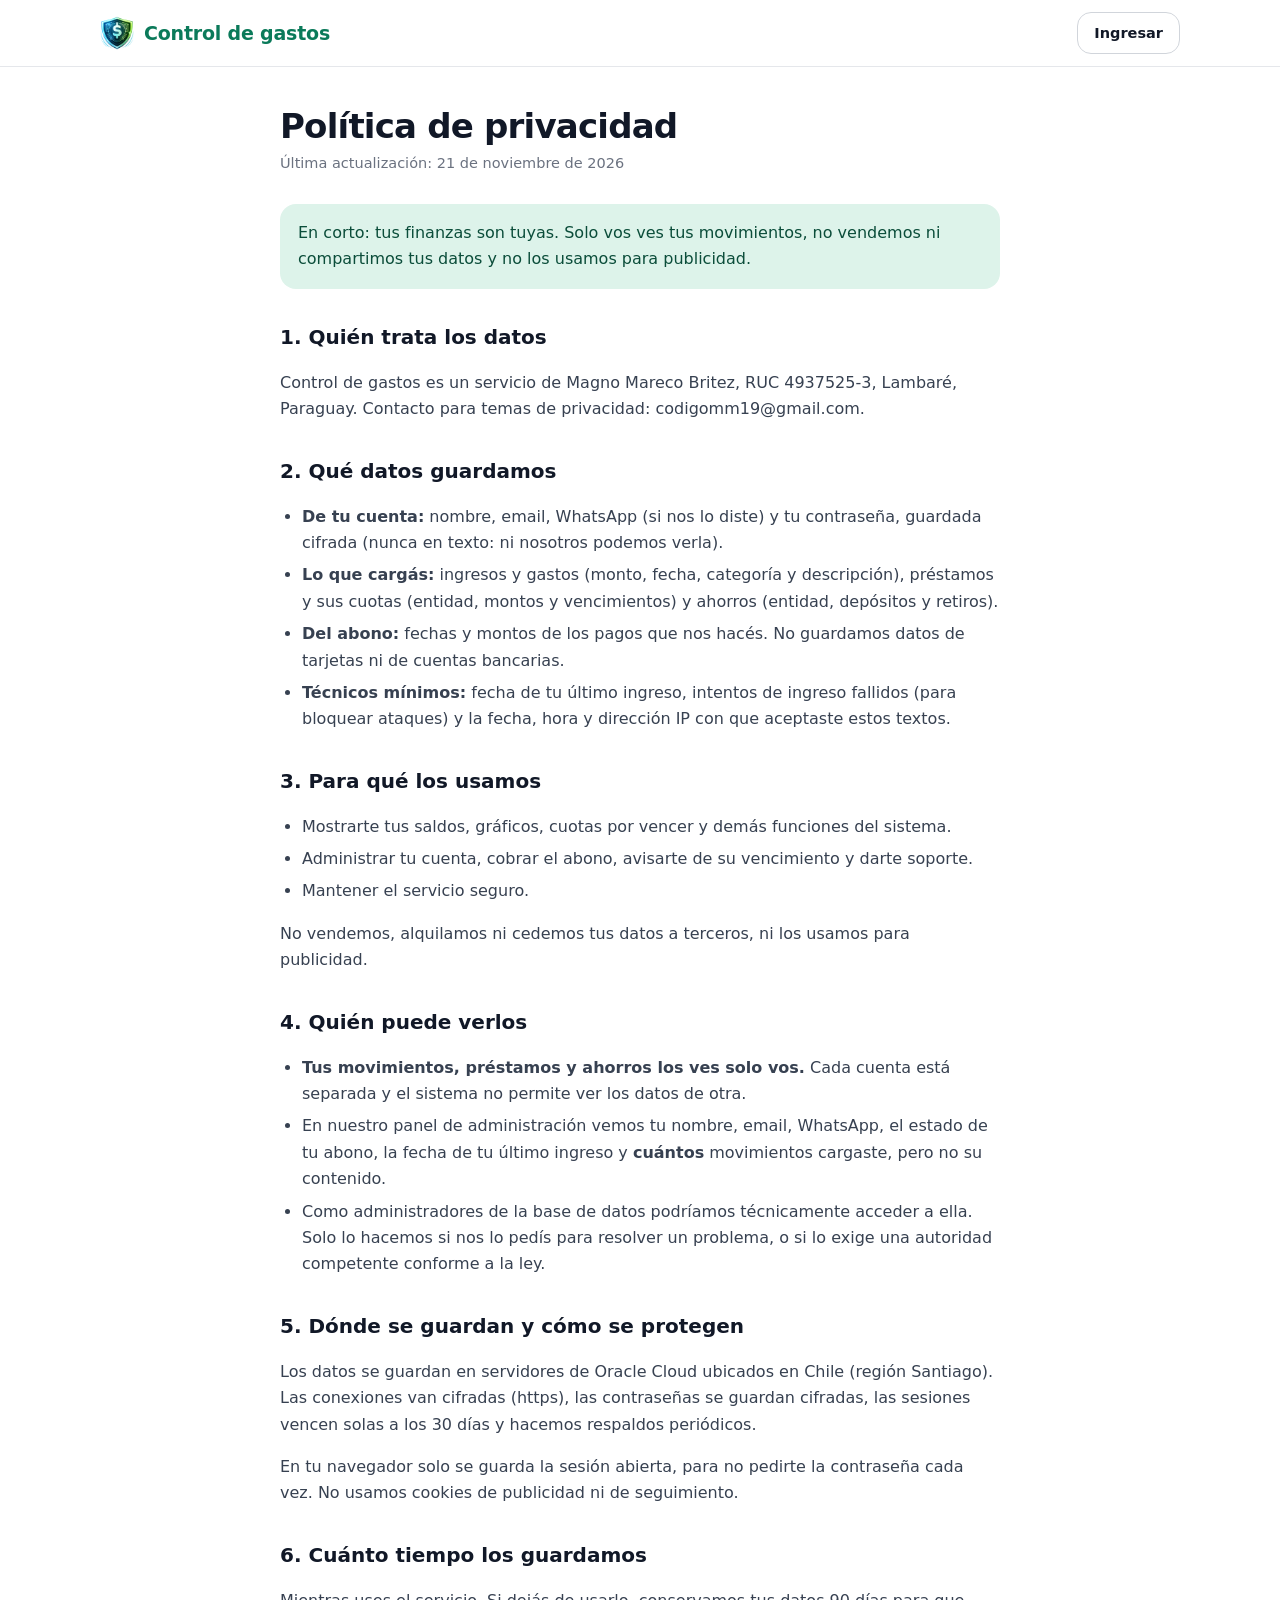
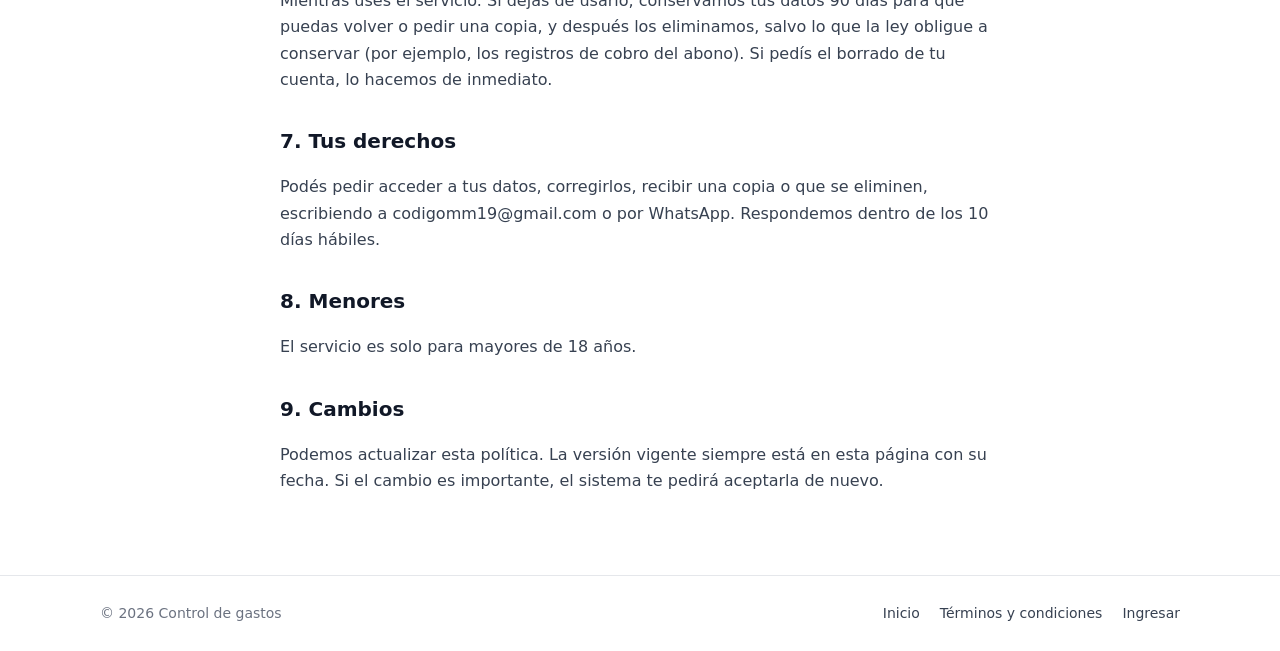
<file: privacidad.html>
<!DOCTYPE html>
<!--
  BORRADOR: revisalo con un abogado antes de publicarlo.
  Si cambiás el texto: actualizá la fecha de «Última actualización», terminosVersion en js/config.js
  y c_terminos_ver en oracle/03_paquete.sql (los clientes lo vuelven a aceptar al entrar).
-->
<html lang="es">
<head>
  <meta charset="UTF-8">
  <meta name="viewport" content="width=device-width, initial-scale=1">
  <meta http-equiv="Content-Security-Policy" content="default-src 'self'; script-src 'self' https://unpkg.com; style-src 'self' 'unsafe-inline' https://fonts.googleapis.com; font-src https://fonts.gstatic.com; img-src 'self' data:; connect-src 'self' https:; object-src 'none'; base-uri 'none'; form-action 'self'">
  <meta name="referrer" content="no-referrer">
  <title>Política de privacidad · Control de gastos</title>
  <meta name="theme-color" content="#0f2a24">
  <link rel="icon" type="image/png" href="img/logo-96.png">
  <link rel="apple-touch-icon" href="img/icono-180.png">
  <link rel="preconnect" href="https://fonts.googleapis.com">
  <link rel="preconnect" href="https://fonts.gstatic.com" crossorigin>
  <link href="https://fonts.googleapis.com/css2?family=Plus+Jakarta+Sans:wght@400;500;600;700;800&display=swap" rel="stylesheet">
  <link rel="stylesheet" href="css/styles.css">
  <link rel="stylesheet" href="css/ventas.css">
</head>
<body class="publica">
  <header class="pub-top">
    <div class="wrap">
      <a class="brand" href="ventas.html"><img class="brand-logo" src="img/logo-96.png" alt=""><span class="js-app"></span></a>
      <nav><a class="btn btn-outline" href="index.html">Ingresar</a></nav>
    </div>
  </header>

  <main class="legal">
    <h1>Política de privacidad</h1>
    <p class="fecha">Última actualización: 21 de noviembre de 2026</p>

    <p class="destacado">En corto: tus finanzas son tuyas. Solo vos ves tus movimientos, no vendemos ni compartimos tus datos y no los usamos para publicidad.</p>

    <h2>1. Quién trata los datos</h2>
    <p><span class="js-app"></span> es un servicio de Magno Mareco Britez, RUC 4937525-3, Lambaré, Paraguay. Contacto para temas de privacidad: codigomm19@gmail.com.</p>

    <h2>2. Qué datos guardamos</h2>
    <ul>
      <li><b>De tu cuenta:</b> nombre, email, WhatsApp (si nos lo diste) y tu contraseña, guardada cifrada (nunca en texto: ni nosotros podemos verla).</li>
      <li><b>Lo que cargás:</b> ingresos y gastos (monto, fecha, categoría y descripción), préstamos y sus cuotas (entidad, montos y vencimientos) y ahorros (entidad, depósitos y retiros).</li>
      <li><b>Del abono:</b> fechas y montos de los pagos que nos hacés. No guardamos datos de tarjetas ni de cuentas bancarias.</li>
      <li><b>Técnicos mínimos:</b> fecha de tu último ingreso, intentos de ingreso fallidos (para bloquear ataques) y la fecha, hora y dirección IP con que aceptaste estos textos.</li>
    </ul>

    <h2>3. Para qué los usamos</h2>
    <ul>
      <li>Mostrarte tus saldos, gráficos, cuotas por vencer y demás funciones del sistema.</li>
      <li>Administrar tu cuenta, cobrar el abono, avisarte de su vencimiento y darte soporte.</li>
      <li>Mantener el servicio seguro.</li>
    </ul>
    <p>No vendemos, alquilamos ni cedemos tus datos a terceros, ni los usamos para publicidad.</p>

    <h2>4. Quién puede verlos</h2>
    <ul>
      <li><b>Tus movimientos, préstamos y ahorros los ves solo vos.</b> Cada cuenta está separada y el sistema no permite ver los datos de otra.</li>
      <li>En nuestro panel de administración vemos tu nombre, email, WhatsApp, el estado de tu abono, la fecha de tu último ingreso y <b>cuántos</b> movimientos cargaste, pero no su contenido.</li>
      <li>Como administradores de la base de datos podríamos técnicamente acceder a ella. Solo lo hacemos si nos lo pedís para resolver un problema, o si lo exige una autoridad competente conforme a la ley.</li>
    </ul>

    <h2>5. Dónde se guardan y cómo se protegen</h2>
    <p>Los datos se guardan en servidores de Oracle Cloud ubicados en Chile (región Santiago). Las conexiones van cifradas (https), las contraseñas se guardan cifradas, las sesiones vencen solas a los 30 días y hacemos respaldos periódicos.</p>
    <p>En tu navegador solo se guarda la sesión abierta, para no pedirte la contraseña cada vez. No usamos cookies de publicidad ni de seguimiento.</p>

    <h2>6. Cuánto tiempo los guardamos</h2>
    <p>Mientras uses el servicio. Si dejás de usarlo, conservamos tus datos 90 días para que puedas volver o pedir una copia, y después los eliminamos, salvo lo que la ley obligue a conservar (por ejemplo, los registros de cobro del abono). Si pedís el borrado de tu cuenta, lo hacemos de inmediato.</p>

    <h2>7. Tus derechos</h2>
    <p>Podés pedir acceder a tus datos, corregirlos, recibir una copia o que se eliminen, escribiendo a codigomm19@gmail.com o por WhatsApp. Respondemos dentro de los 10 días hábiles.</p>

    <h2>8. Menores</h2>
    <p>El servicio es solo para mayores de 18 años.</p>

    <h2>9. Cambios</h2>
    <p>Podemos actualizar esta política. La versión vigente siempre está en esta página con su fecha. Si el cambio es importante, el sistema te pedirá aceptarla de nuevo.</p>
  </main>

  <footer class="pub-foot">
    <div class="wrap">
      <span>© <span data-anio></span> <span class="js-app"></span></span>
      <a href="ventas.html">Inicio</a>
      <a href="terminos.html">Términos y condiciones</a>
      <a href="index.html">Ingresar</a>
    </div>
  </footer>

  <script src="js/config.js"></script>
  <script src="js/utils.js"></script>
  <script src="js/ventas.js"></script>
</body>
</html>
</file>
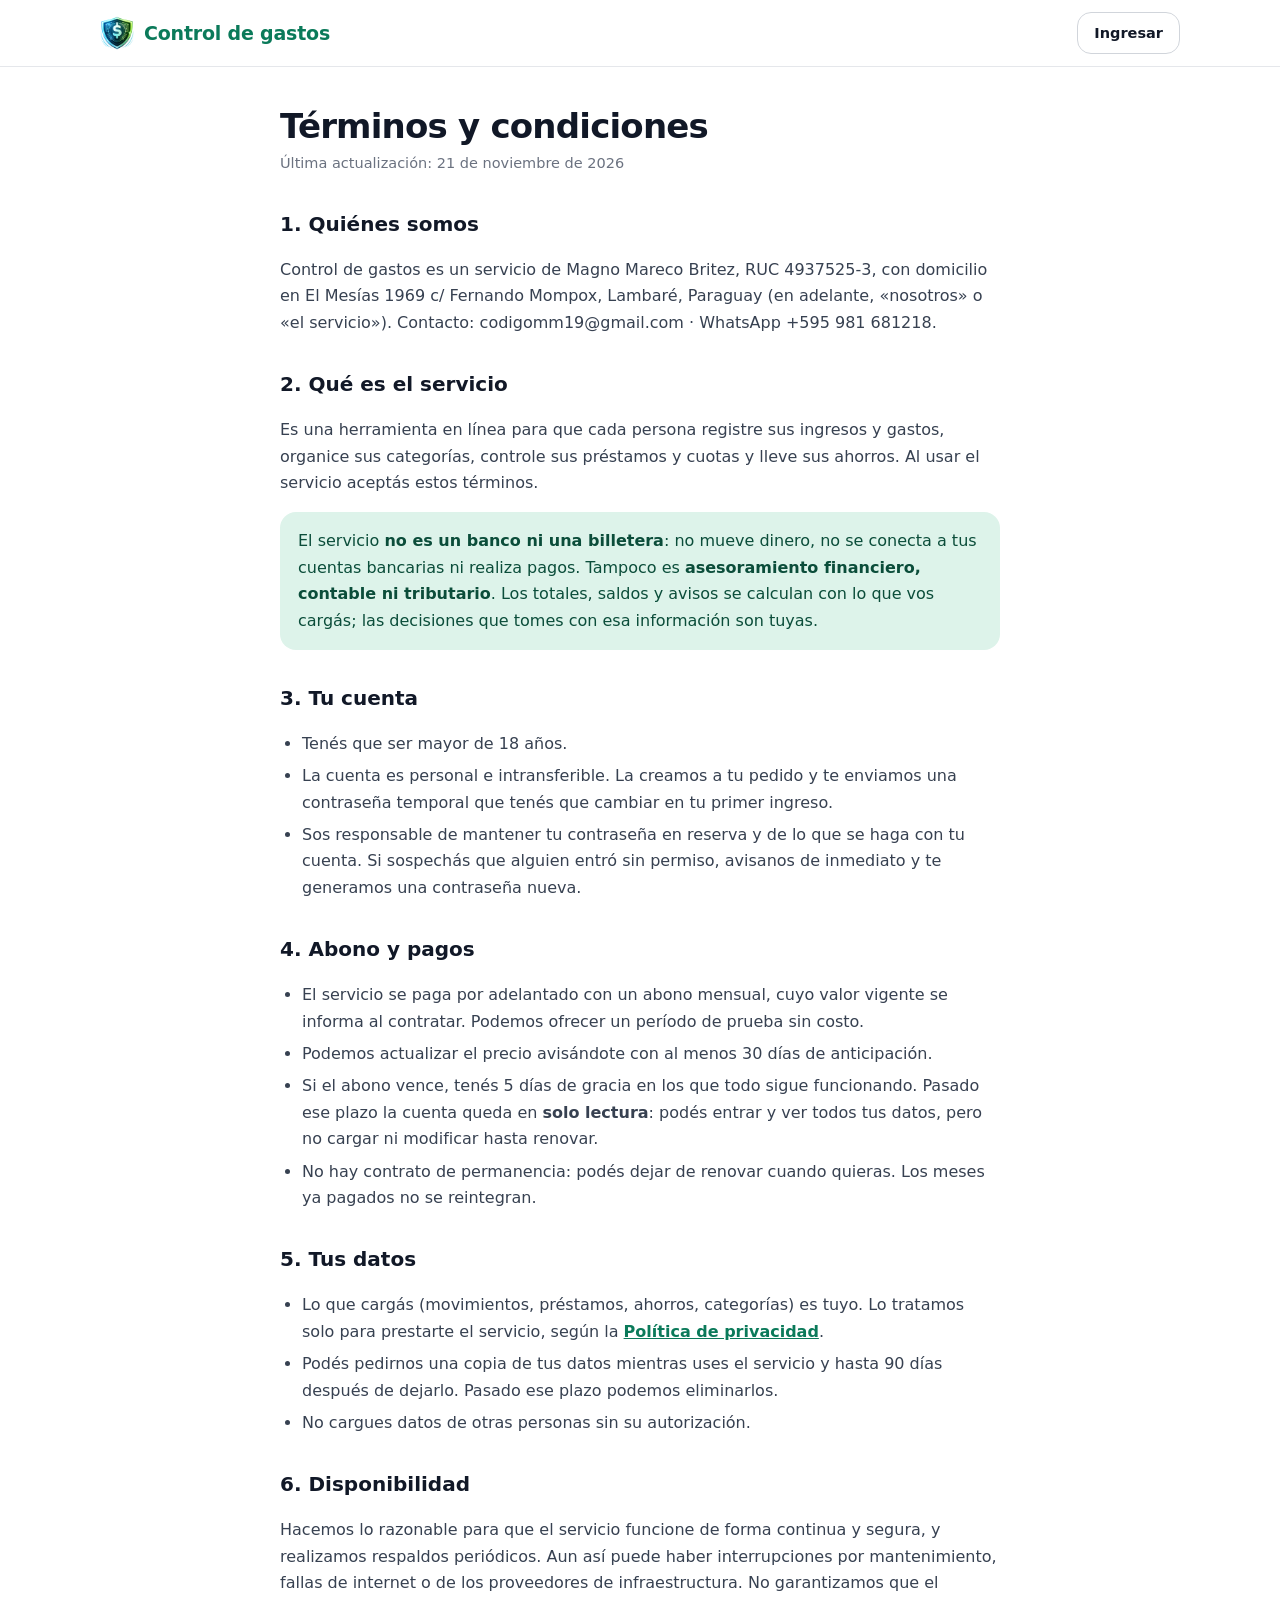
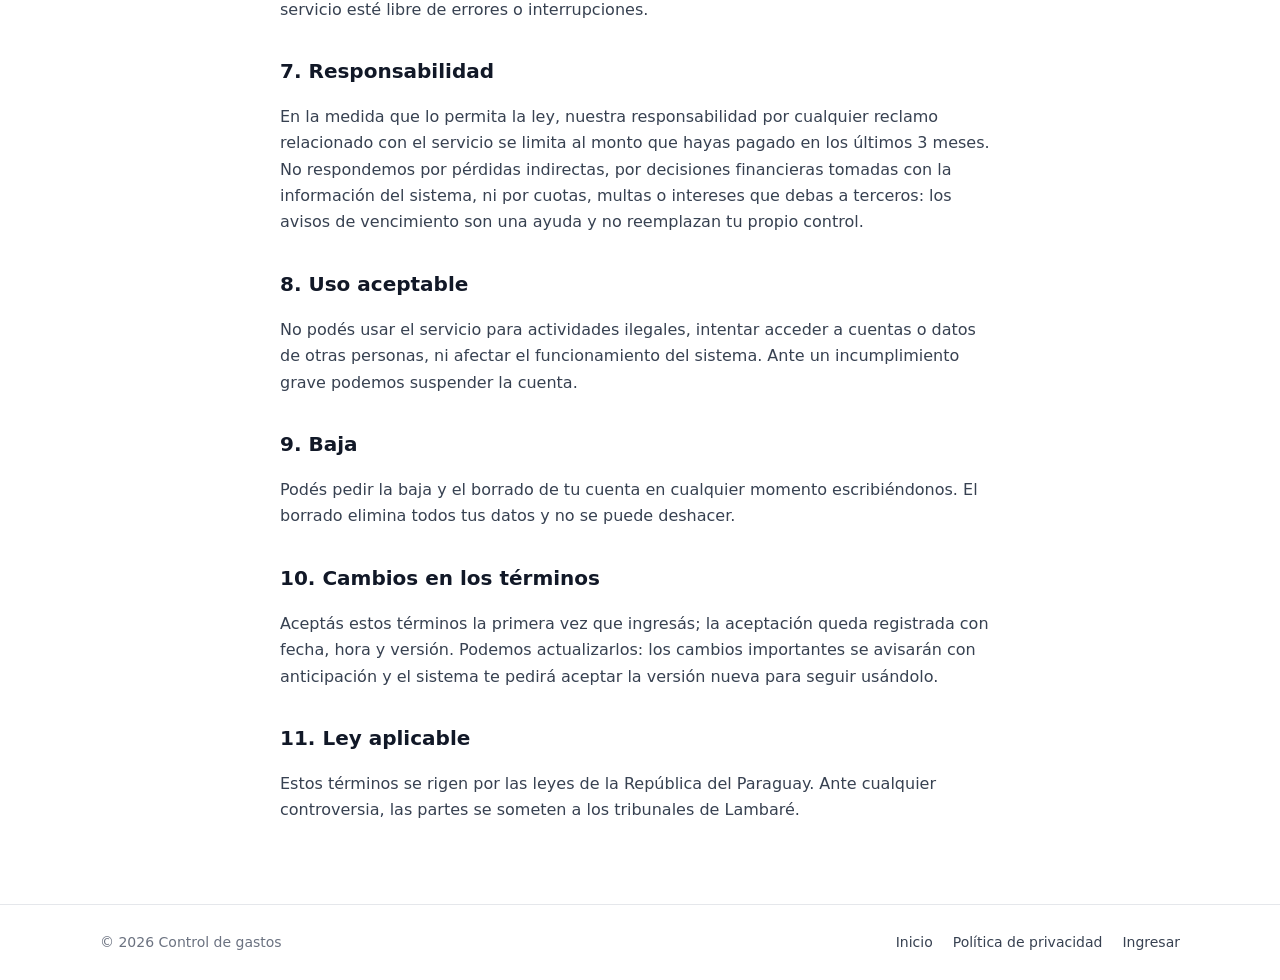
<file: terminos.html>
<!DOCTYPE html>
<!--
  BORRADOR: revisalo con un abogado antes de publicarlo.
  Si cambiás el texto: actualizá la fecha de «Última actualización», terminosVersion en js/config.js
  y c_terminos_ver en oracle/03_paquete.sql (los clientes lo vuelven a aceptar al entrar).
-->
<html lang="es">
<head>
  <meta charset="UTF-8">
  <meta name="viewport" content="width=device-width, initial-scale=1">
  <meta http-equiv="Content-Security-Policy" content="default-src 'self'; script-src 'self' https://unpkg.com; style-src 'self' 'unsafe-inline' https://fonts.googleapis.com; font-src https://fonts.gstatic.com; img-src 'self' data:; connect-src 'self' https:; object-src 'none'; base-uri 'none'; form-action 'self'">
  <meta name="referrer" content="no-referrer">
  <title>Términos y condiciones · Control de gastos</title>
  <meta name="theme-color" content="#0f2a24">
  <link rel="icon" type="image/png" href="img/logo-96.png">
  <link rel="apple-touch-icon" href="img/icono-180.png">
  <link rel="preconnect" href="https://fonts.googleapis.com">
  <link rel="preconnect" href="https://fonts.gstatic.com" crossorigin>
  <link href="https://fonts.googleapis.com/css2?family=Plus+Jakarta+Sans:wght@400;500;600;700;800&display=swap" rel="stylesheet">
  <link rel="stylesheet" href="css/styles.css">
  <link rel="stylesheet" href="css/ventas.css">
</head>
<body class="publica">
  <header class="pub-top">
    <div class="wrap">
      <a class="brand" href="ventas.html"><img class="brand-logo" src="img/logo-96.png" alt=""><span class="js-app"></span></a>
      <nav><a class="btn btn-outline" href="index.html">Ingresar</a></nav>
    </div>
  </header>

  <main class="legal">
    <h1>Términos y condiciones</h1>
    <p class="fecha">Última actualización: 21 de noviembre de 2026</p>

    <h2>1. Quiénes somos</h2>
    <p><span class="js-app"></span> es un servicio de Magno Mareco Britez, RUC 4937525-3, con domicilio en El Mesías 1969 c/ Fernando Mompox, Lambaré, Paraguay (en adelante, «nosotros» o «el servicio»). Contacto: codigomm19@gmail.com · WhatsApp +595 981 681218.</p>

    <h2>2. Qué es el servicio</h2>
    <p>Es una herramienta en línea para que cada persona registre sus ingresos y gastos, organice sus categorías, controle sus préstamos y cuotas y lleve sus ahorros. Al usar el servicio aceptás estos términos.</p>
    <p class="destacado">El servicio <b>no es un banco ni una billetera</b>: no mueve dinero, no se conecta a tus cuentas bancarias ni realiza pagos. Tampoco es <b>asesoramiento financiero, contable ni tributario</b>. Los totales, saldos y avisos se calculan con lo que vos cargás; las decisiones que tomes con esa información son tuyas.</p>

    <h2>3. Tu cuenta</h2>
    <ul>
      <li>Tenés que ser mayor de 18 años.</li>
      <li>La cuenta es personal e intransferible. La creamos a tu pedido y te enviamos una contraseña temporal que tenés que cambiar en tu primer ingreso.</li>
      <li>Sos responsable de mantener tu contraseña en reserva y de lo que se haga con tu cuenta. Si sospechás que alguien entró sin permiso, avisanos de inmediato y te generamos una contraseña nueva.</li>
    </ul>

    <h2>4. Abono y pagos</h2>
    <ul>
      <li>El servicio se paga por adelantado con un abono mensual, cuyo valor vigente se informa al contratar. Podemos ofrecer un período de prueba sin costo.</li>
      <li>Podemos actualizar el precio avisándote con al menos 30 días de anticipación.</li>
      <li>Si el abono vence, tenés 5 días de gracia en los que todo sigue funcionando. Pasado ese plazo la cuenta queda en <b>solo lectura</b>: podés entrar y ver todos tus datos, pero no cargar ni modificar hasta renovar.</li>
      <li>No hay contrato de permanencia: podés dejar de renovar cuando quieras. Los meses ya pagados no se reintegran.</li>
    </ul>

    <h2>5. Tus datos</h2>
    <ul>
      <li>Lo que cargás (movimientos, préstamos, ahorros, categorías) es tuyo. Lo tratamos solo para prestarte el servicio, según la <a href="privacidad.html">Política de privacidad</a>.</li>
      <li>Podés pedirnos una copia de tus datos mientras uses el servicio y hasta 90 días después de dejarlo. Pasado ese plazo podemos eliminarlos.</li>
      <li>No cargues datos de otras personas sin su autorización.</li>
    </ul>

    <h2>6. Disponibilidad</h2>
    <p>Hacemos lo razonable para que el servicio funcione de forma continua y segura, y realizamos respaldos periódicos. Aun así puede haber interrupciones por mantenimiento, fallas de internet o de los proveedores de infraestructura. No garantizamos que el servicio esté libre de errores o interrupciones.</p>

    <h2>7. Responsabilidad</h2>
    <p>En la medida que lo permita la ley, nuestra responsabilidad por cualquier reclamo relacionado con el servicio se limita al monto que hayas pagado en los últimos 3 meses. No respondemos por pérdidas indirectas, por decisiones financieras tomadas con la información del sistema, ni por cuotas, multas o intereses que debas a terceros: los avisos de vencimiento son una ayuda y no reemplazan tu propio control.</p>

    <h2>8. Uso aceptable</h2>
    <p>No podés usar el servicio para actividades ilegales, intentar acceder a cuentas o datos de otras personas, ni afectar el funcionamiento del sistema. Ante un incumplimiento grave podemos suspender la cuenta.</p>

    <h2>9. Baja</h2>
    <p>Podés pedir la baja y el borrado de tu cuenta en cualquier momento escribiéndonos. El borrado elimina todos tus datos y no se puede deshacer.</p>

    <h2>10. Cambios en los términos</h2>
    <p>Aceptás estos términos la primera vez que ingresás; la aceptación queda registrada con fecha, hora y versión. Podemos actualizarlos: los cambios importantes se avisarán con anticipación y el sistema te pedirá aceptar la versión nueva para seguir usándolo.</p>

    <h2>11. Ley aplicable</h2>
    <p>Estos términos se rigen por las leyes de la República del Paraguay. Ante cualquier controversia, las partes se someten a los tribunales de Lambaré.</p>
  </main>

  <footer class="pub-foot">
    <div class="wrap">
      <span>© <span data-anio></span> <span class="js-app"></span></span>
      <a href="ventas.html">Inicio</a>
      <a href="privacidad.html">Política de privacidad</a>
      <a href="index.html">Ingresar</a>
    </div>
  </footer>

  <script src="js/config.js"></script>
  <script src="js/utils.js"></script>
  <script src="js/ventas.js"></script>
</body>
</html>
</file>
<file: css/styles.css>
/* ============================================================
   Control de gastos · estilos
   ============================================================ */
:root {
  --bg: #f3f4f6;
  --card: #ffffff;
  --ink: #111827;
  --ink2: #374151;
  --muted: #6b7280;
  --line: #e5e7eb;
  --chip: #e9ecef;
  --green: #0b7a5a;
  --green-dark: #08654a;
  --green-soft: #ddf3ea;
  --dark: #0f2a24;
  --dark2: #1c3f37;
  --mint: #7ddfb3;
  --red: #b42318;
  --red-soft: #fde4e1;
  --salmon: #ff9e8f;
  --radius: 20px;
  --radius-sm: 14px;
  --shadow: 0 1px 2px rgba(17, 24, 39, .04), 0 2px 10px rgba(17, 24, 39, .04);
  --top: 64px;
  --side: 240px;
  /* tonos de apoyo (cambian en modo oscuro) */
  --on-green: #ffffff;
  --hero: var(--dark);
  --hover: #f3f5f7;
  --btn-soft: #eef0f3;
  --btn-soft2: #e3e6ea;
  --borde: #d1d5db;
  --red-borde: #f3b3aa;
  --sep: #f1f3f5;
  --faint: #9ca3af;
  --ink3: #4b5563;
  --track: #e5e9ef;
  --thead: #f6f7f9;
  --seg: #e5e8ec;
  --seg-on: var(--card);
  --gris-soft: #eceff3;
  --toast: #111827;
  --amar-soft: #fff8e6; --amar-borde: #f0c36d; --amar-ink: #6b4e00;
  --azul-soft: #e7f5ff; --azul-ink: #1864ab;
  --nar-soft: #fff4e6; --nar-ink: #9c4a00;
  --chart-hl: #f3f7f5;
  --barra-gasto: #111827;
  color-scheme: light;
  font-family: "Plus Jakarta Sans", system-ui, -apple-system, "Segoe UI", Roboto, sans-serif;
  color: var(--ink);
  background: var(--bg);
  -webkit-tap-highlight-color: transparent;
}
/* ---------- Modo oscuro (js/tema.js pone data-tema="oscuro" en <html>) ---------- */
:root[data-tema="oscuro"] {
  --bg: #0e1412;
  --card: #171f1c;
  --ink: #e9eeec;
  --ink2: #c4cdc9;
  --ink3: #a9b3af;
  --muted: #8d9894;
  --faint: #6c7773;
  --line: #27312e;
  --chip: #27312e;
  --green: #3ccf99;
  --green-dark: #5ad9aa;
  --green-soft: rgba(60, 207, 153, .14);
  --on-green: #04261b;
  --dark: #12332b;
  --hero: #12332b;
  --dark2: #1f4d42;
  --red: #ff8473;
  --red-soft: rgba(255, 132, 115, .14);
  --red-borde: #6e2c25;
  --shadow: 0 1px 2px rgba(0, 0, 0, .35), 0 2px 10px rgba(0, 0, 0, .25);
  --hover: #1f2926;
  --btn-soft: #222c29;
  --btn-soft2: #2c3834;
  --borde: #36433f;
  --sep: #232d2a;
  --track: #2a3532;
  --thead: #1c2522;
  --seg: #222c29;
  --seg-on: #34413d;
  --gris-soft: #252f2c;
  --toast: #2e3a36;
  --amar-soft: rgba(240, 195, 109, .12); --amar-borde: #7a6230; --amar-ink: #f0c36d;
  --azul-soft: rgba(116, 192, 252, .13); --azul-ink: #8cc8fc;
  --nar-soft: rgba(255, 169, 77, .13); --nar-ink: #ffb066;
  --chart-hl: rgba(255, 255, 255, .04);
  --barra-gasto: #b9c4c0;
  color-scheme: dark;
}
* { box-sizing: border-box; }
html, body { margin: 0; min-height: 100%; }
body { background: var(--bg); font-size: 15px; line-height: 1.4; }
button, input, select { font: inherit; color: inherit; }
button { cursor: pointer; }
a { color: inherit; }
[data-lucide], svg.lucide { width: 20px; height: 20px; stroke-width: 2; flex-shrink: 0; }
.sr-only { position: absolute; width: 1px; height: 1px; overflow: hidden; clip: rect(0 0 0 0); }

/* ---------- Barra superior ---------- */
.topbar {
  position: sticky; top: 0; z-index: 30; height: var(--top);
  display: flex; align-items: center; gap: 14px; padding: 0 16px;
  background: var(--card); border-bottom: 1px solid var(--line);
}
.icon-btn {
  width: 44px; height: 44px; border-radius: 50%; border: 0; background: var(--btn-soft);
  display: grid; place-items: center; flex-shrink: 0;
}
.icon-btn:hover { background: var(--btn-soft2); }
.icon-btn.plain { background: transparent; }
.icon-btn.plain:hover { background: var(--btn-soft); }
.brand { display: flex; align-items: center; gap: 10px; text-decoration: none; color: var(--green); font-weight: 800; font-size: 19px; letter-spacing: -.2px; }
.brand-logo { width: 34px; height: 34px; flex-shrink: 0; display: block; object-fit: contain; }
.user { margin-left: auto; display: flex; align-items: center; gap: 10px; font-weight: 600; background: none; border: 0; padding: 4px 6px 4px 4px; border-radius: 99px; }
.user:hover { background: var(--hover); }
.avatar { width: 40px; height: 40px; border-radius: 50%; background: var(--green-soft); color: var(--green); display: grid; place-items: center; font-weight: 800; }

/* ---------- Layout ---------- */
.layout { display: flex; min-height: calc(100vh - var(--top)); }
.sidebar {
  width: var(--side); flex-shrink: 0; background: var(--card); border-right: 1px solid var(--line);
  padding: 12px; display: flex; flex-direction: column; gap: 2px;
  position: sticky; top: var(--top); height: calc(100vh - var(--top)); overflow-y: auto;
}
.nav-item {
  display: flex; align-items: center; gap: 12px; padding: 11px 12px; border-radius: 12px;
  text-decoration: none; color: var(--ink2); font-weight: 500;
}
.nav-item [data-lucide], .nav-item svg { width: 18px; height: 18px; color: var(--muted); }
.nav-item:hover { background: var(--hover); }
.nav-item.activo { background: var(--green-soft); color: var(--green); font-weight: 700; }
.nav-item.activo svg { color: var(--green); }
.nav-title { font-size: 12px; font-weight: 700; letter-spacing: .08em; text-transform: uppercase; color: var(--muted); padding: 18px 12px 6px; }
.nav-foot { margin-top: auto; padding: 12px; font-size: 12px; color: var(--muted); }
.nav-foot button { background: none; border: 0; padding: 0; color: var(--green); text-decoration: underline; font-size: 12px; }
.scrim { display: none; }
.main { flex: 1; min-width: 0; padding: 26px 28px 110px; max-width: 1240px; outline: none; }

body.sin-menu .sidebar { display: none; }

@media (max-width: 899px) {
  .sidebar {
    position: fixed; z-index: 50; top: 0; left: 0; height: 100vh; width: min(290px, 84vw);
    transform: translateX(-100%); transition: transform .22s ease, visibility .22s; visibility: hidden;
    padding-top: 20px;
  }
  body.menu-abierto .sidebar { transform: none; visibility: visible; box-shadow: 0 0 40px rgba(0,0,0,.15); }
  body.menu-abierto .scrim { display: block; position: fixed; inset: 0; z-index: 40; background: rgba(15, 23, 42, .35); }
  body.sin-menu .sidebar { display: flex; }
  .main { padding: 20px 16px 110px; }
  .user-name { display: none; }
  .brand { font-size: 18px; }
}

/* ---------- Encabezado de página ---------- */
.page-head { display: flex; align-items: flex-end; justify-content: space-between; gap: 12px; margin-bottom: 18px; flex-wrap: wrap; }
.crumb { font-size: 13px; color: var(--muted); text-decoration: none; }
.crumb:hover { text-decoration: underline; }
.page-title { font-size: 28px; font-weight: 800; letter-spacing: -.5px; margin: 2px 0 0; }
.page-sub { color: var(--muted); font-size: 14px; margin: 2px 0 0; }
.head-actions { display: flex; gap: 10px; align-items: center; flex-wrap: wrap; }

/* ---------- Botones ---------- */
.btn {
  display: inline-flex; align-items: center; justify-content: center; gap: 8px;
  height: 48px; padding: 0 22px; border-radius: 14px; border: 1px solid transparent;
  font-weight: 700; font-size: 15px; text-decoration: none; white-space: nowrap;
}
.btn svg { width: 18px; height: 18px; }
.btn-primary { background: var(--green); color: var(--on-green); }
.btn-primary:hover { background: var(--green-dark); }
.btn-outline { background: var(--card); border-color: var(--borde); color: var(--ink); }
.btn-outline:hover { background: var(--hover); }
.btn-danger-outline { background: var(--card); border-color: var(--red-borde); color: var(--red); }
.btn-danger-outline:hover { background: var(--red-soft); }
.btn-sm { height: 40px; padding: 0 16px; border-radius: 12px; font-size: 14px; }
.btn-block { width: 100%; }
.btn:disabled { opacity: .55; cursor: not-allowed; }
.link { background: none; border: 0; padding: 0; color: var(--green); font-weight: 600; text-decoration: underline; text-underline-offset: 3px; }

/* ---------- Selector de mes ---------- */
.periodo { display: flex; align-items: center; gap: 10px; }
.periodo .icon-btn { background: var(--card); box-shadow: var(--shadow); width: 40px; height: 40px; }
.periodo-nombre { font-size: 22px; font-weight: 800; letter-spacing: -.3px; min-width: 190px; text-align: center; position: relative; }
.periodo-nombre input { position: absolute; inset: 0; opacity: 0; cursor: pointer; width: 100%; }
@media (max-width: 899px) { .periodo-nombre { font-size: 19px; min-width: 0; flex: 1; } .periodo { width: 100%; } }

/* ---------- Tarjetas ---------- */
.card { background: var(--card); border-radius: var(--radius); box-shadow: var(--shadow); padding: 22px; }
.card-title { font-size: 17px; font-weight: 700; margin: 0 0 14px; }
.section-head { display: flex; align-items: center; justify-content: space-between; margin: 26px 0 12px; }
.section-head h2 { font-size: 18px; font-weight: 700; margin: 0; }

.hero {
  background: var(--hero); color: #fff; border-radius: 24px; padding: 26px 28px;
  display: flex; align-items: center; gap: 16px; flex-wrap: wrap;
}
.hero-main { flex: 1; min-width: 220px; }
.hero-label { color: #cfe3dc; font-size: 15px; }
.hero-amount { font-size: 40px; font-weight: 800; letter-spacing: -1px; line-height: 1.15; }
.hero-amount.mint { color: var(--mint); }
.hero-amount.salmon { color: var(--salmon); }
.hero-sub { color: #cfe3dc; font-size: 14px; margin-top: 4px; }
.hero-boxes { display: flex; gap: 12px; flex-wrap: wrap; }
.hero-box { background: var(--dark2); border-radius: 16px; padding: 12px 18px; min-width: 190px; }
.hero-box .k { color: #cfe3dc; font-size: 13px; }
.hero-box .v { font-size: 19px; font-weight: 700; }
.hero-box .v.mint { color: var(--mint); }
.hero-box .v.salmon { color: var(--salmon); }
.hero-split { display: flex; justify-content: space-between; width: 100%; gap: 12px; }
.hero-split .k { color: #cfe3dc; font-size: 14px; }
.hero-split .v { font-size: 20px; font-weight: 700; }
.hero-split > div:last-child { text-align: right; }
.bar { height: 12px; border-radius: 99px; background: var(--dark2); overflow: hidden; width: 100%; }
.bar > span { display: block; height: 100%; border-radius: 99px; background: var(--mint); }
@media (max-width: 899px) {
  .hero { padding: 22px; flex-direction: column; align-items: stretch; }
  .hero-amount { font-size: 34px; }
  .hero-boxes { display: grid; grid-template-columns: minmax(0, 1fr) minmax(0, 1fr); }
  .hero-box { min-width: 0; padding: 12px 14px; }
  .hero-box .v { font-size: 15.5px; white-space: nowrap; overflow: hidden; text-overflow: ellipsis; }
}

/* ---------- Accesos rápidos ---------- */
.tiles { display: grid; grid-template-columns: repeat(4, minmax(0, 1fr)); gap: 14px; margin-top: 16px; }
.tile {
  background: var(--card); border-radius: var(--radius); box-shadow: var(--shadow); padding: 16px;
  display: flex; flex-direction: column; align-items: center; gap: 10px; text-decoration: none; font-weight: 700; color: var(--ink);
}
.tile:hover { box-shadow: 0 4px 18px rgba(17,24,39,.08); }
.tile-ico { width: 44px; height: 44px; border-radius: 12px; background: var(--green-soft); color: var(--green); display: grid; place-items: center; }
@media (max-width: 899px) {
  .tiles { gap: 8px; }
  .tile { padding: 12px 4px; font-size: 12px; border-radius: 16px; }
  .tile-ico { width: 38px; height: 38px; }
}

.grid-2 { display: grid; grid-template-columns: minmax(0, 1fr) minmax(0, 1fr); gap: 16px; }
@media (max-width: 899px) { .grid-2 { grid-template-columns: minmax(0, 1fr); } }

/* ---------- Listas de movimientos ---------- */
.list { background: var(--card); border-radius: var(--radius); box-shadow: var(--shadow); padding: 6px 22px; }
.list-day { font-size: 13px; font-weight: 700; color: var(--muted); letter-spacing: .04em; padding: 16px 0 4px; }
.row {
  display: flex; align-items: center; gap: 14px; padding: 12px 0; width: 100%;
  background: none; border: 0; text-align: left;
}
.list .row + .row { border-top: 1px solid var(--sep); }
.list .list-day + .row { border-top: 0; }
button.row:hover .row-title { text-decoration: underline; }
.row-ico { width: 52px; height: 52px; border-radius: 15px; display: grid; place-items: center; flex-shrink: 0; }
.row-ico .dot { width: 14px; height: 14px; border-radius: 50%; }
.row-ico svg { width: 20px; height: 20px; }
.row-body { flex: 1; min-width: 0; }
.row-title { display: block; font-weight: 700; font-size: 16px; overflow: hidden; text-overflow: ellipsis; white-space: nowrap; }
.row-sub { display: block; color: var(--muted); font-size: 14px; }
.row-sub.danger { color: var(--red); font-weight: 500; }
.row-amount { font-weight: 800; font-size: 17px; white-space: nowrap; }
.row-amount.pos { color: var(--green); }
.row-amount.neg { color: var(--ink); }
.row-amount.debt { color: var(--red); }
.row-chev { color: var(--faint); }
.row-end { display: flex; align-items: center; gap: 10px; }
.mini { font-size: 13px; color: var(--muted); font-weight: 600; white-space: nowrap; }
.mini.txt { white-space: normal; line-height: 1.45; }
.compact .row-ico { width: 38px; height: 38px; border-radius: 11px; }
.compact .row-ico .dot { width: 11px; height: 11px; }
.compact .row-title { font-size: 15px; }
.compact .row-sub { font-size: 12.5px; }
.compact .row-amount { font-size: 16px; }
.compact .row { padding: 9px 0; }

/* ---------- Barras por categoría ---------- */
.catbar + .catbar { margin-top: 14px; }
.catbar-head { display: flex; justify-content: space-between; gap: 10px; margin-bottom: 7px; }
.catbar-head b { font-weight: 800; white-space: nowrap; }
.track { height: 10px; border-radius: 99px; background: var(--track); overflow: hidden; }
.track > span { display: block; height: 100%; border-radius: 99px; }

/* ---------- Gráfico ---------- */
.chart-legend { display: flex; gap: 16px; font-size: 13px; color: var(--ink2); }
.chart-legend span { display: inline-flex; align-items: center; gap: 6px; }
.chart-legend i { width: 10px; height: 10px; border-radius: 50%; display: inline-block; }
.chart { width: 100%; height: 260px; display: block; }
.chart text { font-size: 11px; fill: var(--muted); font-family: inherit; }
.chart .bar-hit:hover { opacity: .85; }

/* ---------- Tablas (escritorio) ---------- */
.table-wrap { background: var(--card); border-radius: var(--radius); box-shadow: var(--shadow); overflow-x: auto; margin-top: 18px; }
table.tabla { width: 100%; border-collapse: collapse; }
.tabla th { background: var(--thead); text-align: left; font-size: 13px; font-weight: 600; color: var(--ink2); padding: 14px 20px; white-space: nowrap; }
.tabla td { padding: 14px 20px; border-top: 1px solid var(--sep); white-space: nowrap; }
.tabla tbody tr { cursor: pointer; }
.tabla tbody tr:hover { background: var(--hover); }
.tabla .r { text-align: right; }
.tabla .strong { font-weight: 700; }
.tabla tfoot td { color: var(--muted); font-size: 13px; text-align: right; cursor: default; }
.tabla .cell-ico { display: flex; align-items: center; gap: 10px; font-weight: 700; }
.tabla .cell-ico .row-ico { width: 30px; height: 30px; border-radius: 8px; }
.tabla .cell-ico .row-ico svg { width: 16px; height: 16px; }
.tabla .track { width: 120px; height: 7px; }

@media (min-width: 900px) { .only-mob { display: none !important; } }
@media (max-width: 899px) { .only-desk { display: none !important; } }

.pill { display: inline-block; padding: 4px 11px; border-radius: 99px; font-size: 13px; font-weight: 700; background: var(--green-soft); color: var(--green); }
.pill.gray { background: var(--chip); color: var(--ink2); }
.pill.red { background: var(--red-soft); color: var(--red); }

/* ---------- Buscador ---------- */
.search { display: flex; align-items: center; gap: 12px; background: var(--card); border-radius: 18px; box-shadow: var(--shadow); padding: 0 18px; height: 60px; margin-bottom: 16px; }
.search svg { color: var(--ink2); }
.search input { border: 0; outline: 0; flex: 1; font-size: 17px; background: transparent; height: 100%; }

/* ---------- Pestañas ---------- */
.seg { display: grid; grid-auto-flow: column; grid-auto-columns: 1fr; background: var(--seg); border-radius: 16px; padding: 6px; gap: 4px; }
.seg button { border: 0; background: transparent; height: 44px; border-radius: 12px; font-weight: 600; color: var(--muted); font-size: 16px; }
.seg button.on { background: var(--seg-on); color: var(--ink); font-weight: 700; box-shadow: 0 1px 3px rgba(0,0,0,.08); }
.seg.ingreso button.on { color: var(--green); }

/* ---------- Estado vacío ---------- */
.empty { background: var(--card); border-radius: var(--radius); box-shadow: var(--shadow); padding: 42px 24px; text-align: center; }
.empty-ico { width: 72px; height: 72px; border-radius: 50%; background: var(--green-soft); color: var(--green); display: grid; place-items: center; margin: 0 auto 16px; }
.empty-ico svg { width: 30px; height: 30px; }
.empty h3 { margin: 0 0 8px; font-size: 19px; }
.empty p { margin: 0 auto 20px; color: var(--muted); max-width: 340px; }

/* ---------- Botón flotante ---------- */
.fab {
  position: fixed; right: 22px; bottom: 22px; z-index: 25; width: 64px; height: 64px; border-radius: 50%;
  border: 0; background: var(--green); color: var(--on-green); display: none; place-items: center;
  box-shadow: 0 8px 24px rgba(11, 122, 90, .35);
}
.fab svg { width: 28px; height: 28px; }
.fab.visible { display: grid; }
@media (min-width: 900px) { .fab { display: none !important; } }

/* ---------- Modales ---------- */
.modal-root:empty { display: none; }
.modal-back {
  position: fixed; inset: 0; z-index: 60; background: rgba(15, 23, 42, .45);
  display: flex; align-items: center; justify-content: center; padding: 20px;
  animation: fade .15s ease;
}
.modal {
  background: var(--bg); width: 100%; max-width: 520px; max-height: calc(100vh - 40px);
  border-radius: 24px; display: flex; flex-direction: column; overflow: hidden;
  box-shadow: 0 20px 60px rgba(0,0,0,.25); animation: up .18s ease;
}
.modal.small { max-width: 420px; }
.modal-head { display: flex; align-items: center; gap: 12px; padding: 12px 16px; background: var(--card); border-bottom: 1px solid var(--line); }
.modal-head h2 { flex: 1; margin: 0; font-size: 19px; font-weight: 800; text-align: center; padding-right: 44px; }
.modal-body { padding: 18px 20px; overflow-y: auto; flex: 1; display: flex; flex-direction: column; gap: 14px; }
.modal-foot { display: flex; gap: 12px; padding: 14px 20px calc(14px + env(safe-area-inset-bottom)); background: var(--card); border-top: 1px solid var(--line); }
.modal-foot .btn { height: 54px; font-size: 17px; }
.modal-foot .btn-outline { flex: 0 0 auto; min-width: 120px; }
.modal-foot .btn-primary { flex: 1; }
.modal-foot .btn-icon { width: 58px; padding: 0; flex: 0 0 auto; }
@media (max-width: 599px) {
  .modal-back { padding: 0; align-items: stretch; }
  .modal { max-width: none; max-height: none; height: 100%; border-radius: 0; }
  .modal.small { height: auto; margin-top: auto; border-radius: 24px 24px 0 0; }
}
@keyframes fade { from { opacity: 0; } }
@keyframes up { from { transform: translateY(16px); opacity: 0; } }

/* ---------- Formularios ---------- */
.field { background: var(--card); border-radius: 18px; box-shadow: var(--shadow); padding: 12px 18px; display: block; position: relative; }
.field > span { display: block; font-size: 13.5px; color: var(--muted); font-weight: 500; }
.field input, .field select { border: 0; outline: 0; background: transparent; width: 100%; font-size: 18px; padding: 3px 0 0; }
.field input[type="date"] { min-height: 30px; }
.field:focus-within { box-shadow: 0 0 0 2px var(--green); }
.field.locked { background: var(--gris-soft); box-shadow: none; }
.field.locked input { color: var(--ink3); }
.field.amount input { font-size: 44px; font-weight: 800; letter-spacing: -1px; padding: 0; }
.field.amount .cur { font-size: 22px; font-weight: 600; color: var(--ink3); margin-right: 6px; }
.field.amount .amount-line { display: flex; align-items: baseline; }
.field.amount.ingreso input { color: var(--green); }
.field.amount.small input { font-size: 32px; }
.field.calc { background: var(--green-soft); box-shadow: none; }
.field.calc > span { color: var(--green); font-weight: 600; }
.field.calc .v { font-size: 34px; font-weight: 800; color: var(--green); letter-spacing: -.5px; }
.field.calc .v small { font-size: 20px; font-weight: 600; margin-right: 4px; }
.field.calc .d { font-size: 13px; color: var(--muted); }
.lbl { font-weight: 700; font-size: 15px; margin: 4px 0 -4px 2px; }
.notice { background: var(--gris-soft); border-radius: 16px; padding: 14px 16px; display: flex; gap: 12px; color: var(--ink3); font-size: 14.5px; }
.notice svg { flex-shrink: 0; margin-top: 2px; }
.err { color: var(--red); font-size: 14px; font-weight: 600; min-height: 0; }
.err:empty { display: none; }

.chips { display: flex; flex-wrap: wrap; gap: 10px; }
.chip {
  display: inline-flex; align-items: center; gap: 9px; height: 46px; padding: 0 18px; border-radius: 99px;
  background: var(--card); border: 1px solid var(--line); font-weight: 500; font-size: 16px;
}
.chip .dot { width: 11px; height: 11px; border-radius: 50%; }
.chip.on { background: var(--green-soft); border-color: var(--green); font-weight: 700; }
.chip.add { border-style: dashed; color: var(--muted); }
.freq { display: grid; grid-template-columns: repeat(3, 1fr); gap: 8px; }
.freq button { border: 0; background: var(--seg); color: var(--ink); border-radius: 99px; padding: 8px 6px; font-size: 13.5px; line-height: 1.2; }
.freq button:hover { background: var(--btn-soft2); }
.colors { display: flex; flex-wrap: wrap; gap: 10px; }
.colors button { width: 38px; height: 38px; border-radius: 50%; border: 3px solid transparent; outline: 2px solid transparent; }
.colors button.on { border-color: var(--card); outline-color: var(--ink); }

/* ---------- Cuotas ---------- */
.cuota-actions { display: flex; gap: 10px; padding: 0 0 14px; }
.cuota-actions .btn-primary { flex: 1; }

/* ---------- Toasts ---------- */
.toasts { position: fixed; z-index: 80; left: 50%; bottom: 24px; transform: translateX(-50%); display: flex; flex-direction: column; gap: 8px; align-items: center; pointer-events: none; }
.toast { background: var(--toast); color: #fff; padding: 12px 18px; border-radius: 14px; font-weight: 600; font-size: 14.5px; box-shadow: 0 8px 24px rgba(0,0,0,.2); animation: up .2s ease; display: flex; gap: 10px; align-items: center; max-width: 90vw; }
.toast.error { background: var(--red); }
.toast svg { width: 18px; height: 18px; color: var(--mint); }
.toast.error svg { color: #fff; }

/* ---------- Ingreso (login) ---------- */
.auth { display: none; }
body.sin-sesion .topbar, body.sin-sesion .layout, body.sin-sesion .fab { display: none !important; }
body.sin-sesion .auth { display: flex; min-height: 100vh; align-items: center; justify-content: center; padding: 24px 16px; }
.auth-card { width: 100%; max-width: 420px; display: flex; flex-direction: column; gap: 14px; }
.auth-brand { display: flex; flex-direction: column; align-items: center; gap: 12px; color: var(--green); font-weight: 800; font-size: 22px; justify-content: center; margin-bottom: 6px; }
.auth-brand svg, .auth-logo { width: 112px; height: 112px; object-fit: contain; filter: drop-shadow(0 10px 18px rgba(11,122,90,.25)); }
.auth-card h1 { font-size: 26px; font-weight: 800; letter-spacing: -.4px; margin: 0; text-align: center; }
.auth-card .page-sub { text-align: center; margin: -6px 0 6px; }
.auth-card .btn { height: 54px; font-size: 17px; }
.auth-help { text-align: center; font-size: 14px; color: var(--muted); }
.auth-help a { color: var(--green); font-weight: 600; }
.demo-hint { background: var(--amar-soft); border: 1px dashed var(--amar-borde); border-radius: 14px; padding: 12px 14px; font-size: 13.5px; color: var(--amar-ink); }
.demo-hint code { font-family: inherit; font-weight: 700; }
.demo-hint button { background: none; border: 0; padding: 0; color: var(--amar-ink); text-decoration: underline; font-size: 13.5px; font-weight: 600; }

/* ---------- Avisos del abono ---------- */
.aviso { display: flex; align-items: center; gap: 12px; border-radius: 16px; padding: 12px 16px; margin-bottom: 18px; font-size: 14.5px; flex-wrap: wrap; }
.aviso > svg { flex-shrink: 0; }
.aviso span { flex: 1; min-width: 200px; }
.aviso.info { background: var(--azul-soft); color: var(--azul-ink); }
.aviso.warn { background: var(--nar-soft); color: var(--nar-ink); }
.aviso.danger { background: var(--red-soft); color: var(--red); }
.aviso .btn { height: 38px; }

/* ---------- Mi cuenta ---------- */
.kv { display: flex; justify-content: space-between; gap: 12px; padding: 10px 0; border-top: 1px solid var(--sep); }
.kv:first-child { border-top: 0; }
.kv .k { color: var(--muted); }
.kv .v { font-weight: 700; text-align: right; }
.stack { display: flex; flex-direction: column; gap: 10px; }

/* ---------- Superadmin: filtro por período ---------- */
.filtro-per { display: flex; flex-wrap: wrap; align-items: center; gap: 14px 18px; margin: 0 0 18px; }
.filtro-per > .seg { min-width: 320px; }
.filtro-per .periodo .btn { margin-left: 4px; }
.per-fechas { display: flex; gap: 12px; flex-wrap: wrap; }
.per-fechas .field { min-width: 170px; padding-top: 8px; padding-bottom: 8px; }
.per-fechas .field input { font-size: 16px; }
.sel-fecha { height: 38px; padding-right: 10px; cursor: pointer; max-width: 100%; }
@media (max-width: 899px) { .filtro-per > .seg { min-width: 0; width: 100%; } .per-fechas { width: 100%; } .per-fechas .field { flex: 1; min-width: 0; } }

/* ---------- Celular: listas más aprovechadas ---------- */
.prest-mob { padding: 12px 0 14px; }
.prest-mob + .prest-mob { border-top: 1px solid var(--sep); }
.pm-pie { display: flex; align-items: center; gap: 14px; width: 100%; background: none; border: 0; padding: 10px 0 0; text-align: left; }
.pm-pie .track { flex: 1; height: 8px; }
.pm-pie .row-amount { font-size: 16px; }
@media (max-width: 899px) {
  .list { padding: 4px 16px; }
  .row { gap: 12px; }
  .row-ico { width: 44px; height: 44px; border-radius: 13px; }
  .row-ico svg { width: 18px; height: 18px; }
  .row-title { white-space: normal; display: -webkit-box; -webkit-line-clamp: 2; -webkit-box-orient: vertical; line-height: 1.3; }
  .row-amount { font-size: 16px; }
}
@media (max-width: 899px) { .hero-split .v { font-size: 17px; white-space: nowrap; } }
@media (max-width: 899px) {
  body.super .brand { white-space: nowrap; font-size: 17px; }
  body.super .search input::placeholder { font-size: 15px; }
  body.super .chips .chip { height: 36px !important; padding: 0 14px; font-size: 14.5px; }
}
@media (max-width: 420px) { .hide-xs { display: none; } }
button.nav-item { background: none; border: 0; width: 100%; text-align: left; font: inherit; cursor: pointer; }

/* ---------- Apariencia ---------- */
.tema-sel button { display: inline-flex; align-items: center; justify-content: center; gap: 7px; font-size: 15px; height: 42px; }
.tema-sel svg { width: 17px; height: 17px; }
@media (max-width: 420px) { body.super .topbar { gap: 8px; } body.super #btnTema { width: 40px; height: 40px; } }
</file>
<file: css/ventas.css>
/* ============================================================
   Páginas públicas: ventas.html, terminos.html, privacidad.html
   (se carga después de styles.css)
   ============================================================ */
body.publica { background: #fff; }
.wrap { max-width: 1120px; margin: 0 auto; padding: 0 20px; }
.pub-top { position: sticky; top: 0; z-index: 30; background: rgba(255,255,255,.92); backdrop-filter: blur(8px); border-bottom: 1px solid var(--line); }
.pub-top .wrap { display: flex; align-items: center; gap: 12px; height: 66px; }
.pub-top .brand { font-size: 19px; }
.pub-top nav { margin-left: auto; display: flex; gap: 10px; align-items: center; }
.pub-top .btn { height: 42px; padding: 0 16px; font-size: 14.5px; }
.pub-top .lnk { text-decoration: none; font-weight: 600; color: var(--ink2); padding: 0 8px; }
.pub-top .lnk:hover { color: var(--green); }
@media (max-width: 640px) { .pub-top .hide-sm { display: none; } }

/* ---------- Hero ---------- */
.hero-pub { background: linear-gradient(180deg, #f1f8f5 0%, #fff 100%); padding: 64px 0 56px; overflow: hidden; }
.hero-pub .wrap { display: grid; grid-template-columns: minmax(0, 1.1fr) minmax(0, .9fr); gap: 48px; align-items: center; }
.eyebrow { display: inline-block; font-size: 13px; font-weight: 700; letter-spacing: .08em; text-transform: uppercase; color: var(--green); background: var(--green-soft); padding: 6px 12px; border-radius: 99px; margin: 0 0 16px; }
.hero-pub h1 { font-size: 50px; line-height: 1.07; letter-spacing: -1.5px; margin: 0 0 18px; font-weight: 800; }
.hero-pub h1 em { font-style: normal; color: var(--green); }
.lead { font-size: 18.5px; color: var(--ink2); line-height: 1.55; margin: 0 0 26px; max-width: 560px; }
.ctas { display: flex; gap: 12px; flex-wrap: wrap; }
.ctas .btn { height: 54px; padding: 0 26px; font-size: 16px; }
.checks { list-style: none; padding: 0; margin: 24px 0 0; display: flex; gap: 18px; flex-wrap: wrap; color: var(--ink2); font-weight: 500; font-size: 15px; }
.checks li { display: flex; gap: 7px; align-items: center; }
.checks svg { color: var(--green); width: 18px; height: 18px; }
.checks.col { flex-direction: column; gap: 12px; margin: 22px 0 26px; }
@media (max-width: 899px) {
  .hero-pub { padding: 40px 0; }
  .hero-pub .wrap { grid-template-columns: minmax(0, 1fr); gap: 36px; }
  .hero-pub h1 { font-size: 36px; letter-spacing: -1px; }
  .lead { font-size: 17px; }
}

/* ---------- Teléfono de muestra ---------- */
.phone { width: 330px; max-width: 100%; margin: 0 auto; background: var(--bg); border: 10px solid #111827; border-radius: 42px; padding: 18px 14px; box-shadow: 0 30px 70px rgba(15,42,36,.25); display: flex; flex-direction: column; gap: 12px; transform: rotate(2deg); }
.phone .hola { font-weight: 800; font-size: 20px; }
.phone .hola small { display: block; font-size: 12px; color: var(--muted); font-weight: 500; }
.ph-saldo { background: var(--dark); color: #fff; border-radius: 18px; padding: 16px; }
.ph-saldo .k { font-size: 12px; color: #cfe3dc; }
.ph-saldo .v { font-size: 26px; font-weight: 800; letter-spacing: -.5px; }
.ph-saldo .duo { display: flex; justify-content: space-between; margin-top: 8px; font-size: 12px; color: #cfe3dc; }
.ph-saldo .duo b { display: block; color: #fff; font-size: 14px; }
.ph-saldo .duo b.mint { color: var(--mint); }
.ph-card { background: #fff; border-radius: 16px; padding: 12px 14px; display: flex; flex-direction: column; gap: 9px; }
.ph-card .t { font-weight: 700; font-size: 13px; }
.ph-bar { font-size: 12px; }
.ph-bar div { display: flex; justify-content: space-between; margin-bottom: 4px; }
.ph-bar i { display: block; height: 6px; border-radius: 9px; }
.ph-row { display: flex; align-items: center; gap: 10px; font-size: 12.5px; }
.ph-row .ic { width: 30px; height: 30px; border-radius: 9px; display: grid; place-items: center; flex: 0 0 30px; }
.ph-row .ic svg { width: 15px; height: 15px; }
.ph-row > span:not(.ic) { flex: 1; font-weight: 700; }
.ph-row > span:not(.ic) small { display: block; font-weight: 500; color: var(--muted); font-size: 11px; }
.ph-row b { font-size: 13px; }
.ph-alert { background: var(--red-soft); color: var(--red); border-radius: 12px; padding: 8px 10px; font-size: 12px; font-weight: 600; display: flex; gap: 8px; align-items: center; }
.ph-alert svg { width: 15px; height: 15px; }

/* ---------- Secciones ---------- */
.sec { padding: 72px 0; }
.sec.alt { background: var(--bg); }
.sec h2 { font-size: 36px; letter-spacing: -.8px; margin: 0 0 12px; font-weight: 800; line-height: 1.15; }
.sec .sub { color: var(--muted); font-size: 17px; margin: 0 0 36px; max-width: 640px; }
.feat { display: grid; grid-template-columns: repeat(3, minmax(0, 1fr)); gap: 18px; }
.feat article { background: #fff; border: 1px solid var(--line); border-radius: 20px; padding: 24px; }
.sec.alt .feat article { border-color: transparent; box-shadow: var(--shadow); }
.feat .ic { width: 46px; height: 46px; border-radius: 13px; background: var(--green-soft); color: var(--green); display: grid; place-items: center; margin-bottom: 14px; }
.feat h3 { margin: 0 0 8px; font-size: 18px; }
.feat p { margin: 0; color: var(--ink2); line-height: 1.55; font-size: 15px; }
@media (max-width: 899px) { .feat { grid-template-columns: minmax(0, 1fr); } .sec { padding: 52px 0; } .sec h2 { font-size: 28px; } }

.split { display: grid; grid-template-columns: minmax(0, 1fr) minmax(0, 1fr); gap: 48px; align-items: center; }
.split ul { padding-left: 0; list-style: none; display: flex; flex-direction: column; gap: 14px; margin: 0; }
.split li { display: flex; gap: 12px; font-size: 16px; color: var(--ink2); line-height: 1.5; }
.split li svg { color: var(--green); flex-shrink: 0; margin-top: 2px; }
@media (max-width: 899px) { .split { grid-template-columns: minmax(0, 1fr); gap: 28px; } }
.mini-cuotas { background: #fff; border-radius: 22px; box-shadow: 0 20px 50px rgba(15,42,36,.12); padding: 20px; display: flex; flex-direction: column; gap: 12px; }

.pasos { list-style: none; padding: 0; margin: 0; display: grid; grid-template-columns: repeat(3, minmax(0, 1fr)); gap: 18px; counter-reset: p; }
.pasos li { background: #fff; border-radius: 20px; padding: 24px; box-shadow: var(--shadow); }
.pasos .n { width: 38px; height: 38px; border-radius: 50%; background: var(--green); color: #fff; display: grid; place-items: center; font-weight: 800; margin-bottom: 14px; }
.pasos h3 { margin: 0 0 6px; font-size: 18px; }
.pasos p { margin: 0; color: var(--ink2); line-height: 1.5; }
@media (max-width: 899px) { .pasos { grid-template-columns: minmax(0, 1fr); } }

.precio { max-width: 460px; margin: 0 auto; background: #fff; border: 2px solid var(--green); border-radius: 26px; padding: 32px; box-shadow: 0 20px 50px rgba(11,122,90,.12); }
.precio .monto { font-size: 46px; font-weight: 800; letter-spacing: -1.2px; margin: 0; }
.precio .monto small { display: block; font-size: 15px; font-weight: 500; color: var(--muted); letter-spacing: 0; }
.precio .prueba { display: inline-block; background: var(--green-soft); color: var(--green); font-weight: 700; font-size: 14px; padding: 6px 12px; border-radius: 99px; margin-bottom: 14px; }
.precio .btn { height: 56px; font-size: 16.5px; }
.center { text-align: center; }
.center .sub { margin-left: auto; margin-right: auto; }

.faq { max-width: 760px; margin: 0 auto; display: flex; flex-direction: column; gap: 10px; }
.faq details { background: #fff; border-radius: 16px; padding: 0 20px; box-shadow: var(--shadow); }
.faq summary { cursor: pointer; font-weight: 700; padding: 18px 0; list-style: none; display: flex; justify-content: space-between; gap: 12px; font-size: 16px; }
.faq summary::-webkit-details-marker { display: none; }
.faq summary::after { content: "+"; color: var(--green); font-size: 22px; line-height: 1; }
.faq details[open] summary::after { content: "–"; }
.faq p { margin: 0 0 18px; color: var(--ink2); line-height: 1.6; }

.final { background: var(--dark); color: #fff; text-align: center; padding: 72px 0; }
.final h2 { font-size: 36px; margin: 0 0 12px; letter-spacing: -.8px; }
.final p { color: #cfe3dc; font-size: 17.5px; margin: 0 auto 26px; max-width: 560px; }
.final .btn { height: 56px; padding: 0 28px; font-size: 16.5px; background: var(--mint); color: var(--dark); }
.final .btn:hover { background: #9be8c6; }

.pub-foot { border-top: 1px solid var(--line); padding: 28px 0; color: var(--muted); font-size: 14px; }
.pub-foot .wrap { display: flex; gap: 20px; flex-wrap: wrap; align-items: center; }
.pub-foot a { color: var(--ink2); text-decoration: none; }
.pub-foot a:hover { color: var(--green); text-decoration: underline; }
.pub-foot .wrap > span { margin-right: auto; }

/* ---------- Textos legales ---------- */
.legal { max-width: 760px; margin: 0 auto; padding: 40px 20px 64px; color: var(--ink2); line-height: 1.65; font-size: 16px; }
.legal h1 { color: var(--ink); font-size: 34px; letter-spacing: -.8px; margin: 0 0 6px; line-height: 1.15; }
@media (max-width: 640px) { .legal h1 { font-size: 28px; } .legal { padding-top: 28px; } }
.legal .fecha { color: var(--muted); margin: 0 0 28px; font-size: 14.5px; }
.legal h2 { color: var(--ink); font-size: 20px; margin: 32px 0 8px; }
.legal ul { padding-left: 22px; }
.legal li { margin-bottom: 6px; }
.legal a { color: var(--green); font-weight: 600; }
.legal .destacado { background: var(--green-soft); border-radius: 16px; padding: 16px 18px; color: #0b4d3a; }
</file>
